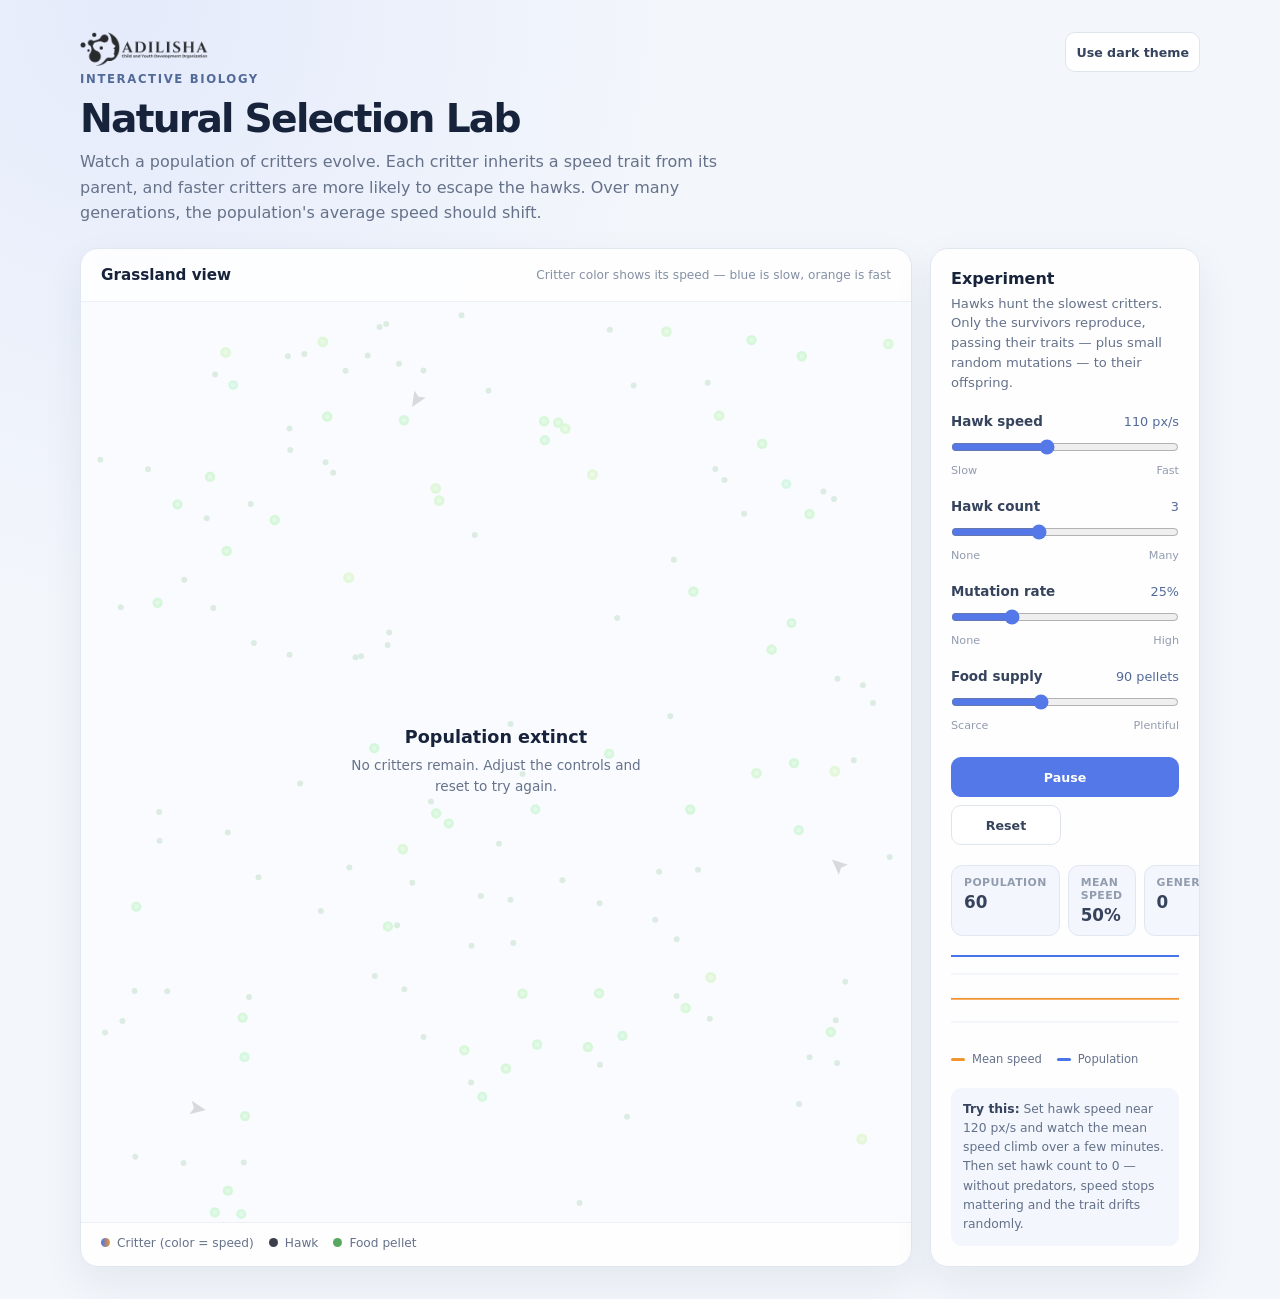
<file: biology/evolution/index.html>
<!DOCTYPE html>
<html lang="en">
<head>
  <meta charset="UTF-8">
  <meta name="viewport" content="width=device-width, initial-scale=1.0">
  <meta name="theme-color" content="#f3f6fb">
  <title>Natural Selection Lab</title>
  <link rel="stylesheet" href="styles.css">
</head>
<body>
  <main class="app">
    <header>
      <div class="header-top">
        <div class="brand">
          <img class="logo" src="logo.png" alt="Simulations logo">
          <p class="eyebrow">Interactive biology</p>
        </div>
        <button id="theme-toggle" class="theme-toggle" type="button" aria-pressed="false" aria-label="Switch to dark theme">Use dark theme</button>
      </div>
      <h1>Natural Selection Lab</h1>
      <p class="intro">Watch a population of critters evolve. Each critter inherits a speed trait from its parent, and faster critters are more likely to escape the hawks. Over many generations, the population's average speed should shift.</p>
    </header>

    <section class="layout" aria-label="Natural selection simulation">
      <div class="stage">
        <div class="stage-heading">
          <strong>Grassland view</strong>
          <span class="hint">Critter color shows its speed — blue is slow, orange is fast</span>
        </div>
        <div class="canvas-wrap">
          <canvas id="simulation" aria-label="Interactive view of critters, food pellets, and hawk predators"></canvas>
          <div id="extinct-overlay" class="overlay" hidden>
            <strong>Population extinct</strong>
            <span>No critters remain. Adjust the controls and reset to try again.</span>
          </div>
        </div>
        <div class="legend" aria-label="Legend">
          <span><i class="key prey"></i>Critter (color = speed)</span>
          <span><i class="key predator"></i>Hawk</span>
          <span><i class="key food"></i>Food pellet</span>
        </div>
      </div>

      <aside class="panel" aria-label="Simulation controls">
        <h2>Experiment</h2>
        <p class="panel-intro">Hawks hunt the slowest critters. Only the survivors reproduce, passing their traits — plus small random mutations — to their offspring.</p>

        <div class="control">
          <div class="control-heading">
            <label for="hawk-speed">Hawk speed</label>
            <output id="hawk-speed-value" for="hawk-speed">110 px/s</output>
          </div>
          <input id="hawk-speed" type="range" min="60" max="180" value="110">
          <div class="range-ends"><span>Slow</span><span>Fast</span></div>
        </div>

        <div class="control">
          <div class="control-heading">
            <label for="hawk-count">Hawk count</label>
            <output id="hawk-count-value" for="hawk-count">3</output>
          </div>
          <input id="hawk-count" type="range" min="0" max="8" value="3">
          <div class="range-ends"><span>None</span><span>Many</span></div>
        </div>

        <div class="control">
          <div class="control-heading">
            <label for="mutation">Mutation rate</label>
            <output id="mutation-value" for="mutation">25%</output>
          </div>
          <input id="mutation" type="range" min="0" max="100" value="25">
          <div class="range-ends"><span>None</span><span>High</span></div>
        </div>

        <div class="control">
          <div class="control-heading">
            <label for="food">Food supply</label>
            <output id="food-value" for="food">90 pellets</output>
          </div>
          <input id="food" type="range" min="20" max="200" value="90" step="10">
          <div class="range-ends"><span>Scarce</span><span>Plentiful</span></div>
        </div>

        <div class="button-row">
          <button id="pause" class="primary" type="button">Pause</button>
          <button id="reset" type="button">Reset</button>
        </div>

        <div class="stats" aria-label="Population statistics">
          <div class="stat"><span>Population</span><strong id="stat-pop">0</strong></div>
          <div class="stat"><span>Mean speed</span><strong id="stat-speed">0%</strong></div>
          <div class="stat"><span>Generation</span><strong id="stat-gen">0</strong></div>
        </div>

        <div class="chart-wrap">
          <canvas id="chart" aria-label="Line chart of mean speed and population over time"></canvas>
          <div class="chart-legend">
            <span><i class="key line-speed"></i>Mean speed</span>
            <span><i class="key line-pop"></i>Population</span>
          </div>
        </div>

        <div class="tip"><strong>Try this:</strong> Set hawk speed near 120 px/s and watch the mean speed climb over a few minutes. Then set hawk count to 0 — without predators, speed stops mattering and the trait drifts randomly.</div>
      </aside>
    </section>
  </main>

  <script src="script.js" defer></script>
</body>
</html>
</file>
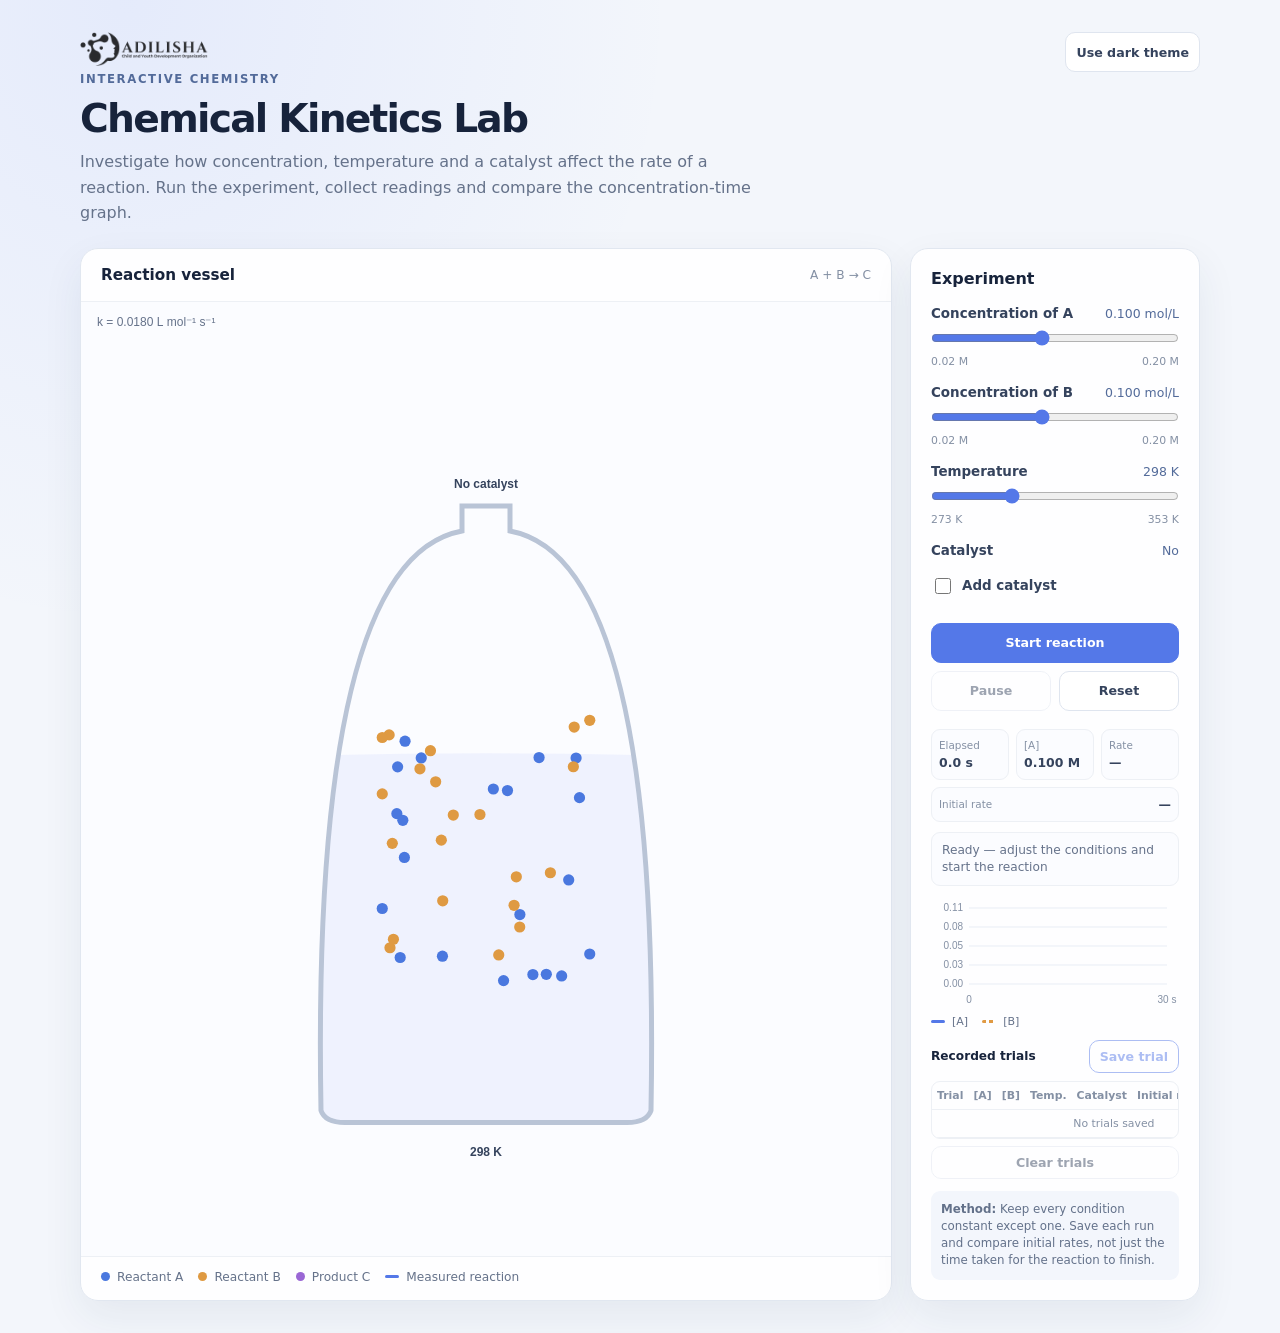
<file: chemistry/chemical-kinetics/index.html>
<!DOCTYPE html>
<html lang="en">
<head>
  <meta charset="UTF-8">
  <meta name="viewport" content="width=device-width, initial-scale=1.0">
  <meta name="theme-color" content="#f3f6fb">
  <title>Chemical Kinetics Lab</title>
  <link rel="stylesheet" href="styles.css">
</head>
<body>
  <main class="app">
    <header>
      <div class="header-top">
        <div class="brand">
          <img class="logo" src="../titration/logo.png" alt="Simulations logo">
          <p class="eyebrow">Interactive chemistry</p>
        </div>
        <button id="theme-toggle" class="theme-toggle" type="button" aria-pressed="false">Use dark theme</button>
      </div>
      <h1>Chemical Kinetics Lab</h1>
      <p class="intro">Investigate how concentration, temperature and a catalyst affect the rate of a reaction. Run the experiment, collect readings and compare the concentration-time graph.</p>
    </header>

    <section class="layout" aria-label="Chemical kinetics simulation">
      <div class="stage">
        <div class="stage-heading">
          <strong>Reaction vessel</strong>
          <span class="hint">A + B → C</span>
        </div>
        <div class="canvas-wrap">
          <canvas id="simulation" aria-label="Animated reaction vessel containing particles A and B"></canvas>
        </div>
        <div class="legend" aria-label="Legend">
          <span><i class="key a"></i>Reactant A</span>
          <span><i class="key b"></i>Reactant B</span>
          <span><i class="key c"></i>Product C</span>
          <span><i class="key curve"></i>Measured reaction</span>
        </div>
      </div>

      <aside class="panel" aria-label="Kinetics controls">
        <h2>Experiment</h2>

        <div class="control">
          <div class="control-heading">
            <label for="concentration-a">Concentration of A</label>
            <output id="concentration-a-value">0.100 mol/L</output>
          </div>
          <input id="concentration-a" type="range" min="0.02" max="0.20" value="0.10" step="0.01">
          <div class="range-ends"><span>0.02 M</span><span>0.20 M</span></div>
        </div>

        <div class="control">
          <div class="control-heading">
            <label for="concentration-b">Concentration of B</label>
            <output id="concentration-b-value">0.100 mol/L</output>
          </div>
          <input id="concentration-b" type="range" min="0.02" max="0.20" value="0.10" step="0.01">
          <div class="range-ends"><span>0.02 M</span><span>0.20 M</span></div>
        </div>

        <div class="control">
          <div class="control-heading">
            <label for="temperature">Temperature</label>
            <output id="temperature-value">298 K</output>
          </div>
          <input id="temperature" type="range" min="273" max="353" value="298" step="1">
          <div class="range-ends"><span>273 K</span><span>353 K</span></div>
        </div>

        <div class="control">
          <div class="control-heading">
            <span>Catalyst</span>
            <output id="catalyst-value">No</output>
          </div>
          <label class="switch">
            <input id="catalyst" type="checkbox">
            <span>Add catalyst</span>
          </label>
        </div>

        <div class="button-row">
          <button id="run" class="primary" type="button">Start reaction</button>
          <button id="pause" type="button" disabled>Pause</button>
          <button id="reset" type="button">Reset</button>
        </div>

        <div class="stats" aria-label="Experiment readings">
          <div class="stat"><span>Elapsed</span><strong id="stat-time">0.0 s</strong></div>
          <div class="stat"><span>[A]</span><strong id="stat-a">0.100 M</strong></div>
          <div class="stat"><span>Rate</span><strong id="stat-rate">—</strong></div>
        </div>

        <div class="stat initial-rate"><span>Initial rate</span><strong id="stat-initial-rate">—</strong></div>

        <div class="status" id="status" aria-live="polite">Ready  adjust the conditions and start the reaction</div>

        <div class="chart-wrap">
          <canvas id="chart" aria-label="Concentration-time graph; [A] is solid blue and [B] is dashed amber"></canvas>
          <div class="chart-legend">
            <span><i class="key line-a"></i>[A]</span>
            <span><i class="key line-b"></i>[B]</span>
          </div>
        </div>

        <div class="trials">
          <div class="trials-heading">
            <strong>Recorded trials</strong>
            <button id="save-trial" type="button" disabled>Save trial</button>
          </div>
          <div class="table-wrap">
            <table>
              <thead>
                <tr>
                  <th>Trial</th>
                  <th>[A]</th>
                  <th>[B]</th>
                  <th>Temp.</th>
                  <th>Catalyst</th>
                  <th>Initial rate</th>
                  <th>Elapsed time</th>
                </tr>
              </thead>
              <tbody id="trials-body">
                <tr class="empty-row"><td colspan="7">No trials saved</td></tr>
              </tbody>
            </table>
          </div>
          <button id="clear-trials" class="clear-trials" type="button" disabled>Clear trials</button>
        </div>

        <div class="tip"><strong>Method:</strong> Keep every condition constant except one. Save each run and compare initial rates, not just the time taken for the reaction to finish.</div>
      </aside>
    </section>
  </main>
  <script src="script.js" defer></script>
</body>
</html>
</file>
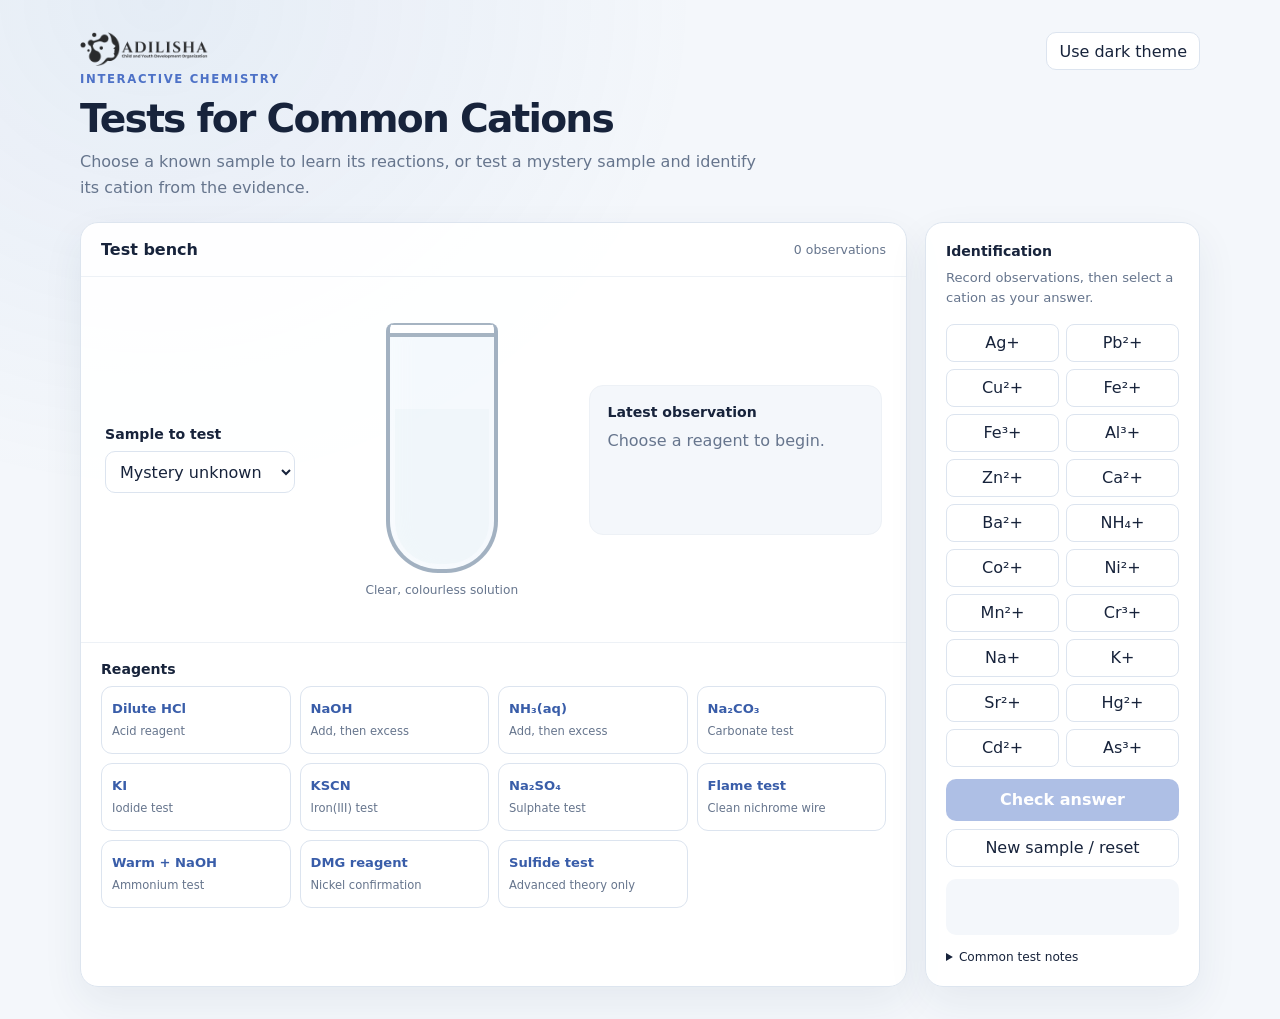
<file: chemistry/qualitative-analysis/index.html>
<!DOCTYPE html>
<html lang="en">
<head>
  <meta charset="UTF-8">
  <meta name="viewport" content="width=device-width, initial-scale=1.0">
  <meta name="theme-color" content="#f4f7fb">
  <title>Qualitative Analysis - Cations</title>
  <link rel="stylesheet" href="styles.css">
</head>
<body>
  <main class="app">
    <header>
      <div class="header-top">
        <div class="brand">
          <img class="logo" src="../../logo-light.png" alt="Simulations logo">
          <p class="eyebrow">Interactive chemistry</p>
        </div>
        <button id="theme-toggle" class="theme-toggle" type="button" aria-pressed="false">Use dark theme</button>
      </div>
      <h1>Tests for Common Cations</h1>
      <p class="intro">Choose a known sample to learn its reactions, or test a mystery sample and identify its cation from the evidence.</p>
    </header>

    <section class="layout" aria-label="Qualitative cation analysis simulation">
      <div class="stage">
        <div class="stage-heading">
          <strong>Test bench</strong>
          <span id="test-count">0 observations</span>
        </div>

        <div class="test-area">
          <div class="sample-controls">
            <label class="sample-label" for="sample">Sample to test</label>
            <select id="sample">
              <option value="mystery" selected>Mystery unknown</option>
              <optgroup label="Classic classroom set">
                <option value="Ag+">Silver (Ag+)</option>
                <option value="Pb2+">Lead (Pb2+)</option>
                <option value="Cu2+">Copper (Cu2+)</option>
                <option value="Fe2+">Iron(II) (Fe2+)</option>
                <option value="Fe3+">Iron(III) (Fe3+)</option>
                <option value="Al3+">Aluminium (Al3+)</option>
                <option value="Zn2+">Zinc (Zn2+)</option>
                <option value="Ca2+">Calcium (Ca2+)</option>
                <option value="Ba2+">Barium (Ba2+)</option>
                <option value="NH4+">Ammonium (NH4+)</option>
              </optgroup>
              <optgroup label="Additional ions">
                <option value="Co2+">Cobalt(II) (Co2+)</option>
                <option value="Ni2+">Nickel(II) (Ni2+)</option>
                <option value="Mn2+">Manganese(II) (Mn2+)</option>
                <option value="Cr3+">Chromium(III) (Cr3+)</option>
                <option value="Na+">Sodium (Na+)</option>
                <option value="K+">Potassium (K+)</option>
                <option value="Sr2+">Strontium (Sr2+)</option>
              </optgroup>
              <optgroup label="Advanced theory only — highly toxic ions">
                <option value="Hg2+">Mercury(II) (Hg2+)</option>
                <option value="Cd2+">Cadmium (Cd2+)</option>
                <option value="As3+">Arsenic(III) (As3+)</option>
              </optgroup>
            </select>
          </div>

          <div class="test-tube-wrap" aria-live="polite">
            <div class="test-tube">
              <div id="solution" class="solution"></div>
              <div id="precipitate" class="precipitate"></div>
            </div>
            <div id="flame" class="flame" aria-hidden="true"></div>
            <p id="tube-label">Clear, colourless solution</p>
          </div>

          <div class="observation-box">
            <h2>Latest observation</h2>
            <p id="observation">Choose a reagent to begin.</p>
          </div>
        </div>

        <div class="reagent-section">
          <h2>Reagents</h2>
          <div id="reagents" class="reagent-grid"></div>
        </div>
      </div>

      <aside class="panel">
        <h2>Identification</h2>
        <p class="panel-intro">Record observations, then select a cation as your answer.</p>

        <div id="identity-grid" class="identity-grid"></div>
        <button id="check-answer" class="primary" type="button" disabled>Check answer</button>
        <button id="reset" class="secondary" type="button">New sample / reset</button>

        <div id="result" class="result" aria-live="polite"></div>

        <details class="notes">
          <summary>Common test notes</summary>
          <ul>
            <li>Precipitate = an insoluble solid in the test tube.</li>
            <li>Excess NaOH or NH<sub>3</sub> can reveal soluble complex formation.</li>
            <li>Flame observations are characteristic but can be affected by contamination.</li>
            <li class="safety-note">Hg²⁺, Cd²⁺, and As³⁺ are highly toxic advanced examples. Do not handle these substances in a classroom practical.</li>
          </ul>
        </details>
      </aside>
    </section>
  </main>

  <script src="script.js" defer></script>
</body>
</html>
</file>
<file: biology/evolution/styles.css>
:root {
      color-scheme: light;
  --page-background: #f3f6fb;
  --page-glow: rgba(84, 121, 255, .09);
  --text: #17233b;
  --muted-text: #65728a;
  --surface: rgba(255, 255, 255, .91);
  --border: #e1e7f0;
  --divider: #edf0f5;
  --subtle-text: #8490a4;
  --label-text: #35435d;
  --output-text: #536b9a;
  --range-text: #929caf;
  --button-background: #fff;
  --button-border: #dfe5ef;
  --button-hover-background: #f7f9ff;
  --tip-background: #f3f6fc;
  --tip-text: #63718a;
  --canvas-background: #fbfcff;
  --chart-grid: #e8edf5;
  --chart-text: #8490a4;
  --predator-color: #3a3f4a;
  font-family: Inter, ui-sans-serif, system-ui, -apple-system, BlinkMacSystemFont, "Segoe UI", sans-serif;
  color: var(--text);
  background: var(--page-background);
  font-synthesis: none;
  text-rendering: optimizeLegibility;
  -webkit-font-smoothing: antialiased;
  -moz-osx-font-smoothing: grayscale;
}

:root[data-theme="dark"] {
  color-scheme: dark;
  --page-background: #111827;
  --page-glow: rgba(84, 121, 255, .12);
  --text: #e8edf7;
  --muted-text: #a7b3c8;
  --surface: rgba(27, 38, 56, .96);
  --border: #34425a;
  --divider: #2b394f;
  --subtle-text: #a0aec3;
  --label-text: #d0d9e8;
  --output-text: #a9bcf2;
  --range-text: #9aa8bd;
  --button-background: #243147;
  --button-border: #3a4962;
  --button-hover-background: #2e3e58;
  --tip-background: #243147;
  --tip-text: #b4c0d3;
  --canvas-background: #172235;
  --chart-grid: #2b394f;
  --chart-text: #7d8ba3;
  --predator-color: #c9d2e4;
}

* { box-sizing: border-box; }

    body {
      min-width: 320px;
      min-height: 100vh;
      margin: 0;
      padding: 32px 20px;
      background:
        radial-gradient(ellipse at 10% 0%, var(--page-glow), transparent 34rem),
        var(--page-background);
    }

    .app { width: min(1120px, 100%); margin: 0 auto; }

    header { margin: 0 0 22px; }
    .header-top { display: flex; align-items: flex-start; justify-content: space-between; gap: 16px; }

    .brand {
      display: flex;
      flex-direction: column;
      align-items: flex-start;
      gap: 6px;
    }
    .logo { display: block; height: 34px; width: auto; filter: brightness(0); opacity: .82; }
    :root[data-theme="dark"] .logo { filter: none; opacity: 1; }

    .eyebrow {
      margin: 0;
      color: var(--output-text);
      font-size: .73rem;
      font-weight: 750;
      letter-spacing: .14em;
      text-transform: uppercase;
    }

    h1 { margin: 10px 0 0; font-size: clamp(1.7rem, 4vw, 2.45rem); letter-spacing: -.045em; }
    .intro { max-width: 650px; margin: 8px 0 0; color: var(--muted-text); line-height: 1.6; }

    .layout {
      display: grid;
      grid-template-columns: minmax(0, 1fr) 270px;
      gap: 18px;
      align-items: stretch;
    }

    .stage, .panel {
      overflow: hidden;
      border: 1px solid var(--border);
      border-radius: 18px;
      background: var(--surface);
      box-shadow: 0 16px 42px rgba(34, 52, 89, .07);
    }

    .stage { display: flex; min-height: 510px; flex-direction: column; }

    .stage-heading {
      display: flex;
      align-items: center;
      justify-content: space-between;
      gap: 12px;
      padding: 17px 20px;
      border-bottom: 1px solid var(--divider);
    }

    .stage-heading strong { font-size: .95rem; }
    .hint { color: var(--subtle-text); font-size: .76rem; }

    .canvas-wrap { position: relative; flex: 1; min-height: 430px; }

    canvas {
      display: block;
      width: 100%;
      height: 100%;
      min-height: 430px;
      touch-action: none;
    }

    #chart { height: 96px; min-height: 0; cursor: default; }

    .overlay {
      position: absolute;
      inset: 0;
      display: flex;
      flex-direction: column;
      align-items: center;
      justify-content: center;
      gap: 8px;
      background: color-mix(in srgb, var(--canvas-background) 82%, transparent);
      color: var(--text);
      text-align: center;
      padding: 20px;
    }
    .overlay strong { font-size: 1.1rem; }
    .overlay span { max-width: 320px; color: var(--muted-text); font-size: .85rem; line-height: 1.5; }

    .legend {
      display: flex;
      flex-wrap: wrap;
      gap: 15px;
      padding: 13px 20px 16px;
      border-top: 1px solid var(--divider);
      color: var(--muted-text);
      font-size: .76rem;
    }
    .legend span, .chart-legend span { display: inline-flex; align-items: center; gap: 7px; }
    .key { width: 9px; height: 9px; border-radius: 50%; }
    .key.prey { background: linear-gradient(90deg, #4774e8, #f0952f); }
    .key.predator { background: var(--predator-color); }
    .key.food { background: #5aa85f; }
    .key.line-speed { width: 14px; height: 3px; border-radius: 2px; background: #f0952f; }
    .key.line-pop { width: 14px; height: 3px; border-radius: 2px; background: #4774e8; }

    .panel { padding: 20px; }
    .panel h2 { margin: 0; font-size: 1rem; }
    .panel-intro { margin: 6px 0 22px; color: var(--muted-text); font-size: .82rem; line-height: 1.5; }

    .control { margin: 0 0 22px; }
    .control-heading { display: flex; justify-content: space-between; gap: 12px; margin-bottom: 10px; }
    label { color: var(--label-text); font-size: .84rem; font-weight: 650; }
    output { color: var(--output-text); font-size: .8rem; font-variant-numeric: tabular-nums; }

    input[type="range"] {
      width: 100%;
      margin: 0;
      accent-color: #5478e8;
      cursor: pointer;
    }

    .range-ends { display: flex; justify-content: space-between; margin-top: 5px; color: var(--range-text); font-size: .7rem; }

    .button-row { display: grid; grid-template-columns: 1fr 1fr; gap: 8px; margin-top: 25px; }
    button {
      min-height: 40px;
      padding: 8px 10px;
      border: 1px solid var(--button-border);
      border-radius: 10px;
      background: var(--button-background);
      color: var(--label-text);
      font: inherit;
      font-size: .79rem;
      font-weight: 650;
      cursor: pointer;
      transition: background .15s, border-color .15s, transform .15s;
    }
    button:hover:not(:disabled) { transform: translateY(-1px); border-color: #aebfe8; background: var(--button-hover-background); }
    button:focus-visible, input:focus-visible { outline: 3px solid rgba(84, 120, 232, .3); outline-offset: 2px; }
    button:disabled { cursor: not-allowed; opacity: .48; }
    .primary { grid-column: 1 / -1; border-color: #5478e8; background: #5478e8; color: white; }
    .primary:hover:not(:disabled) { border-color: #4266d6; background: #4266d6; }
    .theme-toggle { flex: 0 0 auto; }

    .stats {
      display: grid;
      grid-template-columns: repeat(3, 1fr);
      gap: 8px;
      margin-top: 20px;
    }
    .stat {
      padding: 10px 12px;
      border: 1px solid var(--border);
      border-radius: 11px;
      background: var(--tip-background);
    }
    .stat span { display: block; color: var(--range-text); font-size: .68rem; font-weight: 650; letter-spacing: .04em; text-transform: uppercase; }
    .stat strong { display: block; margin-top: 3px; color: var(--label-text); font-size: 1.05rem; font-variant-numeric: tabular-nums; }

    .chart-wrap { margin-top: 14px; }
    .chart-legend { display: flex; gap: 15px; margin-top: 6px; color: var(--muted-text); font-size: .72rem; }

    .tip {
      margin-top: 22px;
      padding: 12px;
      border-radius: 11px;
      background: var(--tip-background);
      color: var(--tip-text);
      font-size: .77rem;
      line-height: 1.55;
    }
    .tip strong { color: var(--label-text); }

    @media (max-width: 760px) {
      body { padding: 23px 14px; }
      .layout { grid-template-columns: 1fr; }
      .stage { min-height: 430px; }
      .canvas-wrap, canvas { min-height: 350px; }
      #chart { min-height: 90px; }
      .panel { display: grid; grid-template-columns: 1fr 1fr; column-gap: 22px; }
      .panel h2, .panel-intro, .button-row, .stats, .chart-wrap, .tip { grid-column: 1 / -1; }
      .panel-intro { margin-bottom: 15px; }
    }

    @media (max-width: 480px) {
      .hint { display: none; }
      .panel { display: block; }
      .theme-toggle { padding-inline: 8px; font-size: .72rem; }
    }
</file>
<file: chemistry/chemical-kinetics/styles.css>
:root {
  color-scheme: light;
  --page: #f3f6fb;
  --glow: rgba(84, 121, 255, .09);
  --text: #17233b;
  --muted: #65728a;
  --surface: rgba(255, 255, 255, .94);
  --border: #e1e7f0;
  --divider: #edf0f5;
  --subtle: #8490a4;
  --label: #35435d;
  --output: #536b9a;
  --button: #fff;
  --button-border: #dfe5ef;
  --tip: #f3f6fc;
  --tip-text: #63718a;
  --canvas: #fbfcff;
  --grid: #e8edf5;
  --select: #fff;
  font-family: Inter, ui-sans-serif, system-ui, -apple-system, "Segoe UI", sans-serif;
  color: var(--text);
  background: var(--page);
}

:root[data-theme="dark"] {
  color-scheme: dark;
  --page: #111827;
  --glow: rgba(84, 121, 255, .12);
  --text: #e8edf7;
  --muted: #a7b3c8;
  --surface: rgba(27, 38, 56, .96);
  --border: #34425a;
  --divider: #2b394f;
  --subtle: #a0aec3;
  --label: #d0d9e8;
  --output: #a9bcf2;
  --button: #243147;
  --button-border: #3a4962;
  --tip: #243147;
  --tip-text: #b4c0d3;
  --canvas: #172235;
  --grid: #2b394f;
  --select: #243147;
}

* { box-sizing: border-box; }
body {
  min-width: 320px;
  min-height: 100vh;
  margin: 0;
  padding: 32px 20px;
  background: radial-gradient(ellipse at 10% 0%, var(--glow), transparent 34rem), var(--page);
}
.app { width: min(1120px, 100%); margin: 0 auto; }
header { margin: 0 0 22px; }
.header-top { display: flex; align-items: flex-start; justify-content: space-between; gap: 16px; }
.brand { display: flex; flex-direction: column; align-items: flex-start; gap: 6px; }
.logo { display: block; height: 34px; width: auto; filter: brightness(0); opacity: .82; }
:root[data-theme="dark"] .logo { filter: none; opacity: 1; }
.eyebrow { margin: 0; color: var(--output); font-size: .73rem; font-weight: 750; letter-spacing: .14em; text-transform: uppercase; }
h1 { margin: 10px 0 0; font-size: clamp(1.7rem, 4vw, 2.45rem); letter-spacing: -.045em; }
.intro { max-width: 700px; margin: 8px 0 0; color: var(--muted); line-height: 1.6; }
.layout { display: grid; grid-template-columns: minmax(0, 1fr) 290px; gap: 18px; align-items: stretch; }
.stage, .panel {
  overflow: hidden;
  border: 1px solid var(--border);
  border-radius: 18px;
  background: var(--surface);
  box-shadow: 0 16px 42px rgba(34, 52, 89, .07);
}
.stage { display: flex; min-height: 560px; flex-direction: column; }
.stage-heading { display: flex; align-items: center; justify-content: space-between; gap: 12px; padding: 17px 20px; border-bottom: 1px solid var(--divider); }
.stage-heading strong { font-size: .95rem; }
.hint { color: var(--subtle); font-size: .76rem; }
.canvas-wrap { position: relative; flex: 1; min-height: 430px; }
canvas { display: block; width: 100%; height: 100%; min-height: 430px; }
#chart { height: 110px; min-height: 0; }
.legend { display: flex; flex-wrap: wrap; gap: 15px; padding: 13px 20px 16px; border-top: 1px solid var(--divider); color: var(--muted); font-size: .76rem; }
.legend span, .chart-legend span { display: inline-flex; align-items: center; gap: 7px; }
.key { width: 9px; height: 9px; border-radius: 50%; }
.key.a { background: #4a78df; }
.key.b { background: #df9a42; }
.key.c { background: #9a67d5; }
.key.curve { width: 14px; height: 3px; border-radius: 2px; background: #5478e8; }
.key.line-a { width: 14px; height: 3px; border-radius: 2px; background: #5478e8; }
.key.line-b { width: 14px; height: 3px; border-radius: 2px; background: repeating-linear-gradient(to right, #e09a43 0 4px, transparent 4px 7px); }
.panel { padding: 20px; }
.panel h2 { margin: 0 0 18px; font-size: 1rem; }
.control { margin: 0 0 17px; }
.control-heading { display: flex; justify-content: space-between; gap: 12px; margin-bottom: 9px; }
label, .control-heading > span { color: var(--label); font-size: .84rem; font-weight: 650; }
output { color: var(--output); font-size: .78rem; font-variant-numeric: tabular-nums; }
input[type="range"] { width: 100%; margin: 0; accent-color: #5478e8; cursor: pointer; }
.range-ends { display: flex; justify-content: space-between; margin-top: 5px; color: var(--subtle); font-size: .68rem; }
.switch { display: flex; align-items: center; gap: 8px; min-height: 38px; cursor: pointer; }
.switch input { width: 16px; height: 16px; accent-color: #5478e8; }
.button-row { display: grid; grid-template-columns: 1fr 1fr; gap: 8px; margin-top: 18px; }
button {
  min-height: 40px;
  padding: 8px 10px;
  border: 1px solid var(--button-border);
  border-radius: 10px;
  background: var(--button);
  color: var(--label);
  font: inherit;
  font-size: .79rem;
  font-weight: 650;
  cursor: pointer;
  transition: background .15s, transform .15s;
}
button:hover:not(:disabled) { transform: translateY(-1px); background: var(--tip); }
button:disabled { cursor: not-allowed; opacity: .48; }
.primary { grid-column: 1 / -1; border-color: #5478e8; background: #5478e8; color: white; }
.theme-toggle { flex: 0 0 auto; }
.stats { display: grid; grid-template-columns: repeat(3, 1fr); gap: 7px; margin-top: 18px; }
.stat { min-width: 0; padding: 9px 7px; border: 1px solid var(--divider); border-radius: 9px; background: var(--canvas); }
.stat span { display: block; margin-bottom: 4px; color: var(--subtle); font-size: .65rem; }
.stat strong { display: block; overflow: hidden; color: var(--label); font-size: .78rem; font-variant-numeric: tabular-nums; text-overflow: ellipsis; }
.initial-rate { display: flex; align-items: center; justify-content: space-between; margin-top: 7px; }
.initial-rate span { margin: 0; }
.initial-rate strong { overflow: visible; }
.status { min-height: 42px; margin-top: 10px; padding: 9px 10px; border: 1px solid var(--divider); border-radius: 9px; color: var(--muted); background: var(--canvas); font-size: .76rem; line-height: 1.4; }
.chart-wrap { margin-top: 12px; }
.chart-legend { display: flex; gap: 14px; margin-top: 7px; color: var(--muted); font-size: .69rem; }
.trials { margin-top: 12px; }
.trials-heading { display: flex; align-items: center; justify-content: space-between; gap: 8px; }
.trials-heading strong { font-size: .76rem; }
.trials-heading button { min-height: 32px; border-color: #5478e8; color: #5478e8; }
.table-wrap { overflow-x: auto; margin-top: 8px; border: 1px solid var(--divider); border-radius: 9px; }
table { width: 100%; border-collapse: collapse; font-size: .68rem; }
th, td { padding: 7px 5px; border-bottom: 1px solid var(--divider); text-align: center; white-space: nowrap; }
th { color: var(--subtle); font-weight: 700; }
td { color: var(--label); font-variant-numeric: tabular-nums; }
.empty-row td { color: var(--subtle); }
.clear-trials { min-height: 32px; width: 100%; margin-top: 7px; }
.tip { margin-top: 12px; padding: 10px; border-radius: 9px; background: var(--tip); color: var(--tip-text); font-size: .74rem; line-height: 1.45; }

@media (max-width: 850px) {
  body { padding: 20px 12px; }
  .layout { grid-template-columns: 1fr; }
  .stage { min-height: 500px; }
  .canvas-wrap { min-height: 390px; }
  canvas { min-height: 390px; }
  #chart { height: 110px; min-height: 0; }
}
</file>
<file: chemistry/qualitative-analysis/styles.css>
:root {
  color-scheme: light;
  --page: #f4f7fb;
  --glow: rgba(72, 125, 194, .09);
  --text: #17233b;
  --muted: #66758d;
  --surface: rgba(255, 255, 255, .96);
  --border: #dde5ef;
  --divider: #edf1f6;
  --button: #fff;
  --button-border: #dce4ef;
  --accent: #4e72c7;
  --accent-strong: #395da9;
  --success: #1f8a62;
  --danger: #c04a58;
  --tube: rgba(214, 229, 244, .24);
  --tube-border: rgba(93, 119, 145, .55);
  font-family: Inter, ui-sans-serif, system-ui, -apple-system, BlinkMacSystemFont, "Segoe UI", sans-serif;
  color: var(--text);
  background: var(--page);
}

:root[data-theme="dark"] {
  color-scheme: dark;
  --page: #111827;
  --glow: rgba(93, 132, 210, .12);
  --text: #edf2fa;
  --muted: #aab6c9;
  --surface: rgba(29, 40, 58, .96);
  --border: #35455d;
  --divider: #2a3950;
  --button: #25344a;
  --button-border: #405169;
  --accent: #7e9de1;
  --accent-strong: #9bb2ed;
  --success: #67c49e;
  --danger: #ed8a94;
  --tube: rgba(173, 197, 222, .10);
  --tube-border: rgba(166, 188, 211, .58);
}

* { box-sizing: border-box; }

body {
  min-width: 320px;
  min-height: 100vh;
  margin: 0;
  padding: 32px 20px;
  background: radial-gradient(ellipse at 12% 0%, var(--glow), transparent 34rem), var(--page);
}

.app { width: min(1120px, 100%); margin: 0 auto; }
.header-top { display: flex; align-items: flex-start; justify-content: space-between; gap: 16px; }
.brand { display: flex; flex-direction: column; align-items: flex-start; gap: 6px; }
.logo { height: 34px; filter: brightness(0); opacity: .82; }
:root[data-theme="dark"] .logo { filter: none; opacity: 1; }
.eyebrow { margin: 0; color: var(--accent); font-size: .73rem; font-weight: 750; letter-spacing: .14em; text-transform: uppercase; }
h1 { margin: 10px 0 0; font-size: clamp(1.7rem, 4vw, 2.45rem); letter-spacing: -.045em; }
.intro { max-width: 690px; margin: 8px 0 0; color: var(--muted); line-height: 1.6; }

.theme-toggle, .secondary {
  min-height: 38px;
  border: 1px solid var(--button-border);
  border-radius: 10px;
  background: var(--button);
  color: var(--text);
  font: inherit;
  cursor: pointer;
}
.theme-toggle { padding: 8px 12px; }

.layout { display: grid; grid-template-columns: minmax(0, 1fr) 275px; gap: 18px; margin-top: 22px; }
.stage, .panel { overflow: hidden; border: 1px solid var(--border); border-radius: 18px; background: var(--surface); box-shadow: 0 16px 42px rgba(34, 52, 89, .07); }
.stage-heading { display: flex; align-items: center; justify-content: space-between; padding: 17px 20px; border-bottom: 1px solid var(--divider); }
.stage-heading span { color: var(--muted); font-size: .78rem; }

.test-area { display: grid; grid-template-columns: 190px minmax(180px, 1fr) minmax(220px, 1fr); align-items: center; min-height: 365px; padding: 24px; }
.sample-label, .reagent-section h2, .observation-box h2, .panel h2 { display: block; margin: 0 0 9px; color: var(--text); font-size: .88rem; font-weight: 650; }
select { width: 100%; min-height: 42px; border: 1px solid var(--button-border); border-radius: 10px; background: var(--button); color: var(--text); padding: 8px 10px; font: inherit; }

.test-tube-wrap { position: relative; display: flex; flex-direction: column; align-items: center; justify-content: center; min-height: 300px; }
.test-tube { position: relative; width: 112px; height: 250px; overflow: hidden; border: 4px solid var(--tube-border); border-top: 0; border-radius: 8px 8px 52px 52px; background: var(--tube); box-shadow: inset 12px 0 18px rgba(255,255,255,.25); }
.test-tube::before { content: ""; position: absolute; z-index: 4; top: -2px; left: -8px; width: 128px; height: 8px; border: 4px solid var(--tube-border); border-radius: 6px; background: var(--surface); }
.solution, .precipitate { position: absolute; right: 5px; bottom: 5px; left: 5px; transition: height .35s ease, background .35s ease, opacity .35s ease, border-radius .35s ease; }
.solution { height: 155px; border-radius: 0 0 42px 42px; background: rgba(208, 224, 235, .15); }
.precipitate { height: 0; opacity: 0; border-radius: 0 0 42px 42px; }
.precipitate.visible { height: 45px; opacity: .9; }
#tube-label { margin: 10px 0 0; color: var(--muted); font-size: .76rem; text-align: center; }
.flame { display: none; width: 118px; height: 42px; margin: -8px 0 4px; border-radius: 50% 50% 20% 20%; filter: blur(2px); }
.flame.visible { display: block; animation: flame 700ms ease-in-out infinite alternate; }
@keyframes flame { from { transform: scaleX(.82); } to { transform: scaleX(1.05); } }

.observation-box { min-height: 150px; padding: 18px; border: 1px solid var(--divider); border-radius: 14px; background: var(--page); }
.observation-box p { margin: 0; color: var(--muted); line-height: 1.55; }

.reagent-section { padding: 18px 20px 20px; border-top: 1px solid var(--divider); }
.reagent-grid { display: grid; grid-template-columns: repeat(4, minmax(0, 1fr)); gap: 9px; }
.reagent { min-height: 68px; border: 1px solid var(--button-border); border-radius: 11px; background: var(--button); color: var(--text); cursor: pointer; font: inherit; text-align: left; padding: 10px; }
.reagent:hover { border-color: var(--accent); }
.reagent strong { display: block; margin-bottom: 4px; color: var(--accent-strong); font-size: .82rem; }
.reagent span { color: var(--muted); font-size: .72rem; }

.panel { padding: 20px; }
.panel-intro { margin: 6px 0 16px; color: var(--muted); font-size: .82rem; line-height: 1.5; }
.identity-grid { display: grid; grid-template-columns: repeat(2, 1fr); gap: 7px; margin-bottom: 12px; }
.identity { min-height: 38px; border: 1px solid var(--button-border); border-radius: 8px; background: var(--button); color: var(--text); cursor: pointer; font: inherit; }
.identity.selected { border-color: var(--accent); background: rgba(78, 114, 199, .12); color: var(--accent-strong); font-weight: 700; }
.primary { width: 100%; min-height: 42px; border: 0; border-radius: 10px; background: var(--accent); color: #fff; font: inherit; font-weight: 750; cursor: pointer; }
.primary:disabled { opacity: .45; cursor: not-allowed; }
.secondary { width: 100%; margin-top: 8px; }
.result { min-height: 56px; margin-top: 12px; padding: 12px; border-radius: 10px; color: var(--muted); background: var(--page); font-size: .82rem; line-height: 1.45; }
.result.correct { color: var(--success); }
.result.incorrect { color: var(--danger); }
.notes { margin-top: 14px; color: var(--muted); font-size: .76rem; line-height: 1.45; }
.notes summary { cursor: pointer; color: var(--text); }
.notes ul { padding-left: 18px; }
.safety-note { color: var(--danger); font-weight: 650; }

@media (max-width: 900px) {
  .layout { grid-template-columns: 1fr; }
  .test-area { grid-template-columns: 160px minmax(170px, 1fr) minmax(200px, 1fr); }
}
@media (max-width: 650px) {
  body { padding: 20px 12px; }
  .test-area { grid-template-columns: 1fr; gap: 14px; }
  .test-tube-wrap { min-height: 230px; }
  .test-tube { height: 210px; }
  .reagent-grid { grid-template-columns: repeat(2, 1fr); }
  .identity-grid { grid-template-columns: repeat(3, 1fr); }
}
</file>
